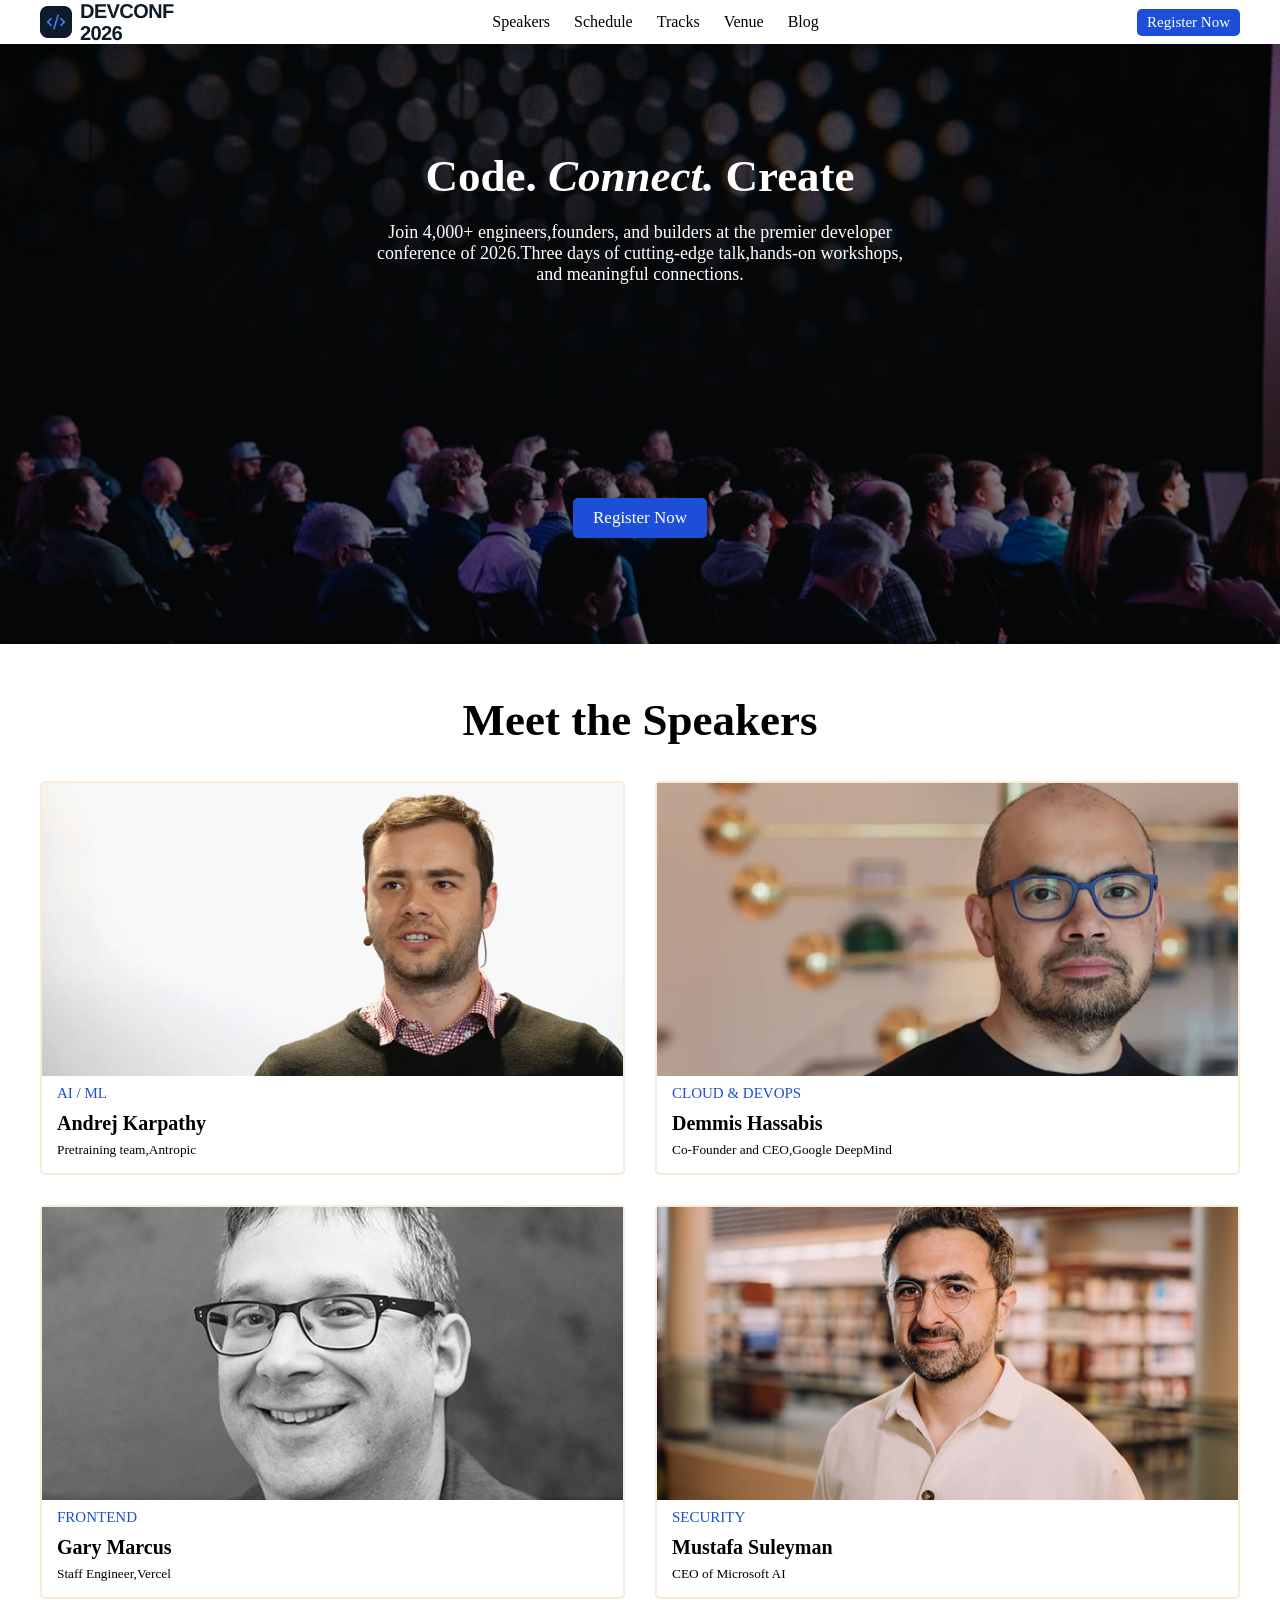
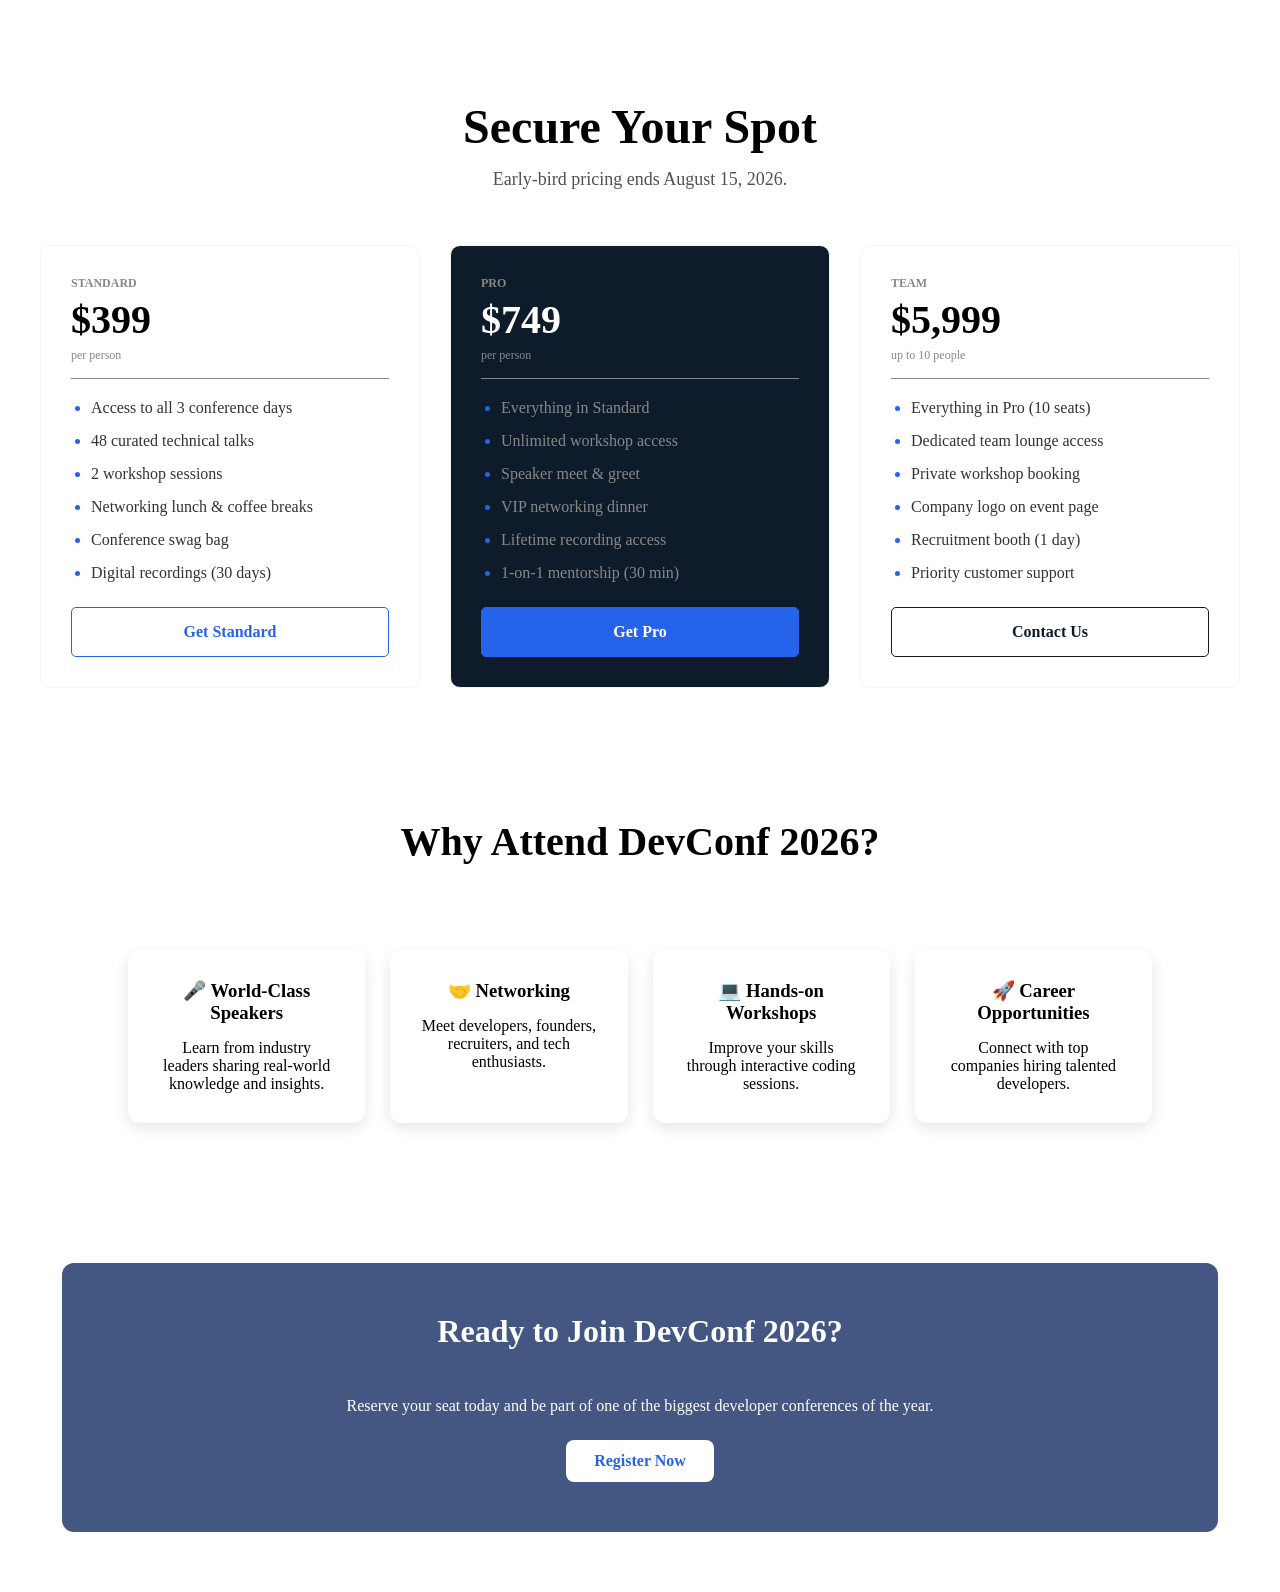
<file: index.html>
<!DOCTYPE html>
<html lang="en">
<head>
    <meta charset="UTF-8">
    <meta name="viewport" content="width=device-width, initial-scale=1.0">
    <title>DevConf2026</title>
    <link rel="stylesheet" href="./style.css">
</head>
<body>
 
     <header>
       <div class="container"> <img src="./assets/logo.png" alt=logomini>
            <nav>
                <a class="navlink"> Speakers </a>
                <a class="navlink"> Schedule </a>
                <a class="navlink"> Tracks </a>
                <a class="navlink"> Venue </a> 
                <a class="navlink">Blog</a>
            </nav>
            <a class="regbutton"> Register Now</a>
        </div>
    </header>
    
    <section class="hero">
        <img src="./assets/banner.jpg" alt="banner">
        <div class="hero-overlay">
             <div class="hero-content">
                <div>
                    <h1>Code. <i>Connect.</i> Create</h1>
                <p>
                    Join 4,000+ engineers,founders, and builders at the premier developer <br>conference of 2026.Three days of cutting-edge talk,hands-on workshops,<br>and meaningful connections.
                </p>
                </div>
                <a class="regbutton">Register Now</a>
             </div>
        </div>

    </section>
    <section id="speakers">
        <div class="container">
            <h2>Meet the Speakers</h2> 
         <div class="speaker-grid">
            <div class="speaker-card"> 
                <img src="./assets/andrej.png" alt="">
                <p>AI / ML</p>
                <h4>Andrej Karpathy</h4>
                <span>Pretraining team,Antropic</span>
            </div>
            <div class="speaker-card">
                <img src="./assets/demis.png" alt="">
                <p>CLOUD & DEVOPS</p>
                <h4>Demmis Hassabis</h4>
                <span>Co-Founder and CEO,Google DeepMind</span>
            </div>
            <div class="speaker-card">
                <img src="./assets/gary.png" alt="">
                <p>FRONTEND</p>
                <h4>Gary Marcus</h4>
                <span>Staff Engineer,Vercel</span>
            </div>
            <div class="speaker-card">
                <img src="./assets/mustafa.png" alt="">
                <p>SECURITY</p>
                <h4>Mustafa Suleyman</h4>
                <span>CEO of Microsoft AI</span>
            </div>
         </div>
        </div>
     </section>
     <section>
        <div class="container">
            <div id="pricing-header">
                <h1>Secure Your Spot</h1>
                <p>Early-bird pricing ends August 15, 2026.</p>
            </div>
            <div class="pricing-grid">
                <div class="pricing-card">
                  <p class="plan-name">STANDARD</p>
                  <h1 class="price">$399</h1>
                  <p class="persons">per person</p>
                  <hr>
                  <ul>
                    <li>Access to all 3 conference days</li>
                    <li>48 curated technical talks</li>
                    <li>2 workshop sessions</li>
                    <li>Networking lunch & coffee breaks</li>
                    <li>Conference swag bag</li>
                    <li>Digital recordings (30 days)</li>
                  </ul>
                  <a class="pricing-cta" href="#">Get Standard</a> 
                </div>
                <div id="pro" class="pricing-card">
                  <p class="plan-name">PRO</p>
                  <h1 class="price">$749</h1>
                  <p class="persons">per person</p>
                  <hr>
                  <ul>
                    <li id="pro-color">Everything in Standard</li>
                    <li id="pro-color">Unlimited workshop access</li>
                    <li id="pro-color">Speaker meet & greet</li>
                    <li id="pro-color">VIP networking dinner</li>
                    <li id="pro-color">Lifetime recording access</li>
                    <li id="pro-color">1-on-1 mentorship (30 min)</li>
                  </ul>
                  <a class="pricing-cta" href="#" id="get-pro">Get Pro</a> 
                </div>
                <div class="pricing-card" >
                  <p class="plan-name">TEAM</p>
                  <h1 class="price">$5,999</h1>
                  <p class="persons">up to 10 people</p>
                  <hr>
                  <ul>
                    <li>Everything in Pro (10 seats)</li>
                    <li>Dedicated team lounge access</li>
                    <li>Private workshop booking</li>
                    <li>Company logo on event page</li>
                    <li>Recruitment booth (1 day)</li>
                    <li>Priority customer support</li>
                  </ul>
                  <a class="pricing-cta" id="contact">Contact Us</a> 
                </div>
            </div>
          
        </div>
     </section>
     <section class="why-attend">
    <h2>Why Attend DevConf 2026?</h2>

    <div class="features">

        <div class="feature-card">
            <h3>🎤 World-Class Speakers</h3>
            <p>Learn from industry leaders sharing real-world knowledge and insights.</p>
        </div>

        <div class="feature-card">
            <h3>🤝 Networking</h3>
            <p>Meet developers, founders, recruiters, and tech enthusiasts.</p>
        </div>

        <div class="feature-card">
            <h3>💻 Hands-on Workshops</h3>
            <p>Improve your skills through interactive coding sessions.</p>
        </div>

        <div class="feature-card">
            <h3>🚀 Career Opportunities</h3>
            <p>Connect with top companies hiring talented developers.</p>
        </div>

    </div>
</section>
<section class="cta">

    <h2>Ready to Join DevConf 2026?</h2>

    <p>
        Reserve your seat today and be part of one of the biggest developer
        conferences of the year.
    </p>

    <a href="#" class="cta-btn">Register Now</a>
    
</section>
</body>
</html>
</file>
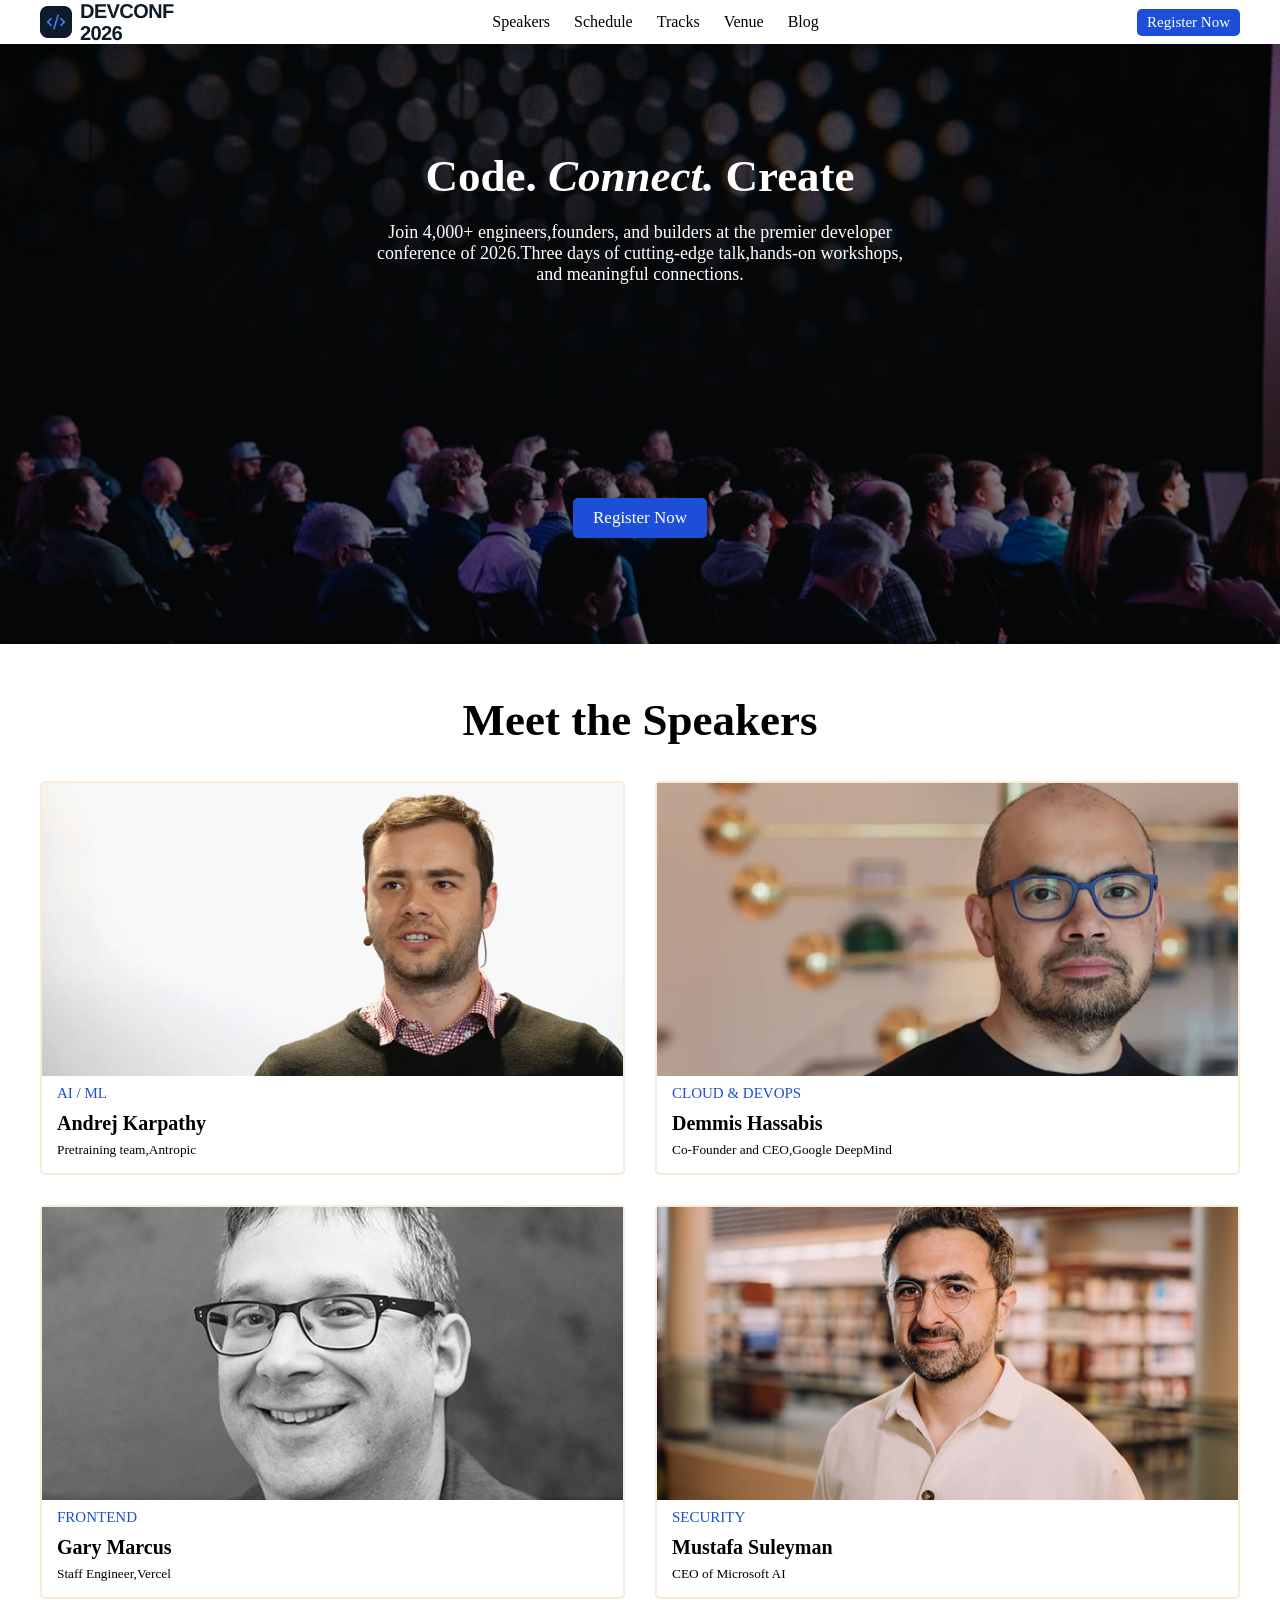
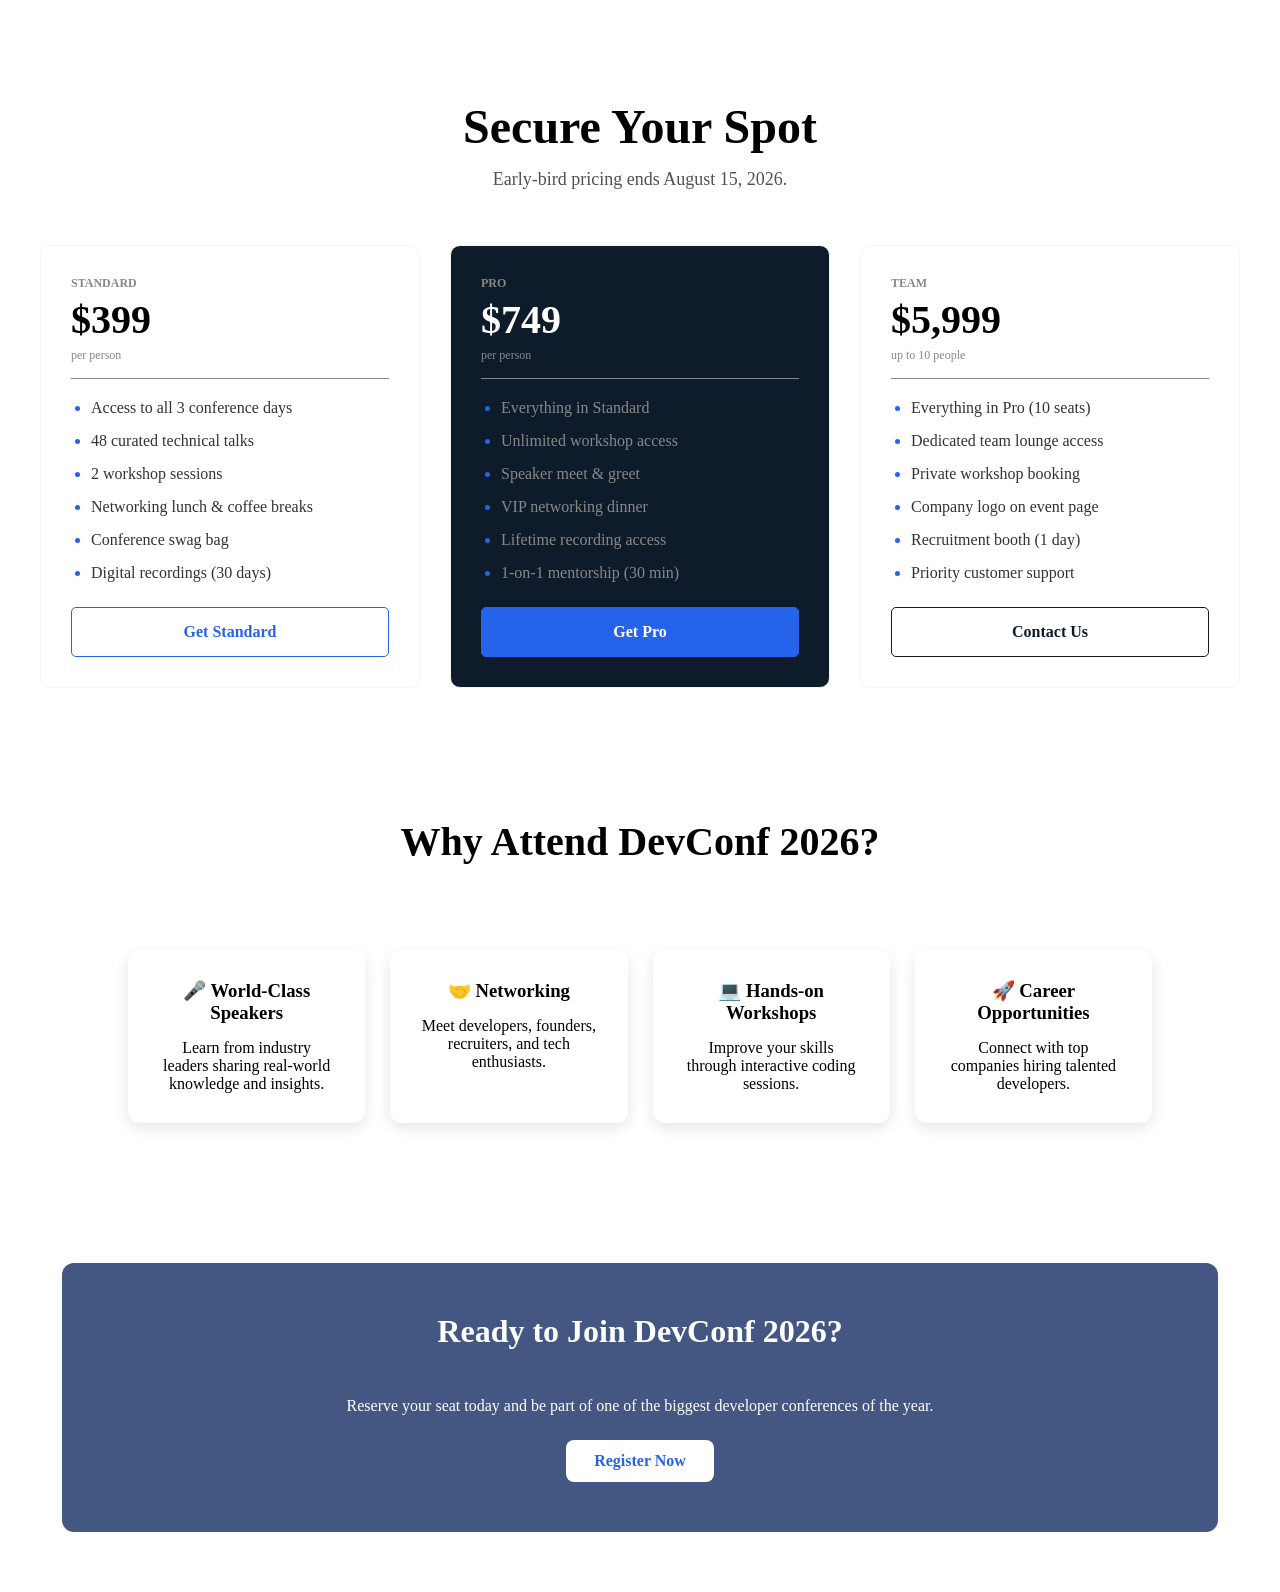
<file: devconf.html>
<!DOCTYPE html>
<html lang="en">
<head>
    <meta charset="UTF-8">
    <meta name="viewport" content="width=device-width, initial-scale=1.0">
    <title>DevConf2026</title>
    <link rel="stylesheet" href="./devconf.css">
</head>
<body>
 
     <header>
       <div class="container"> <img src="./assets/logo.png" alt=logomini>
            <nav>
                <a class="navlink"> Speakers </a>
                <a class="navlink"> Schedule </a>
                <a class="navlink"> Tracks </a>
                <a class="navlink"> Venue </a> 
                <a class="navlink">Blog</a>
            </nav>
            <a class="regbutton"> Register Now</a>
        </div>
    </header>
    
    <section class="hero">
        <img src="./assets/banner.jpg" alt="banner">
        <div class="hero-overlay">
             <div class="hero-content">
                <div>
                    <h1>Code. <i>Connect.</i> Create</h1>
                <p>
                    Join 4,000+ engineers,founders, and builders at the premier developer <br>conference of 2026.Three days of cutting-edge talk,hands-on workshops,<br>and meaningful connections.
                </p>
                </div>
                <a class="regbutton">Register Now</a>
             </div>
        </div>

    </section>
    <section id="speakers">
        <div class="container">
            <h2>Meet the Speakers</h2> 
         <div class="speaker-grid">
            <div class="speaker-card"> 
                <img src="./assets/andrej.png" alt="">
                <p>AI / ML</p>
                <h4>Andrej Karpathy</h4>
                <span>Pretraining team,Antropic</span>
            </div>
            <div class="speaker-card">
                <img src="./assets/demis.png" alt="">
                <p>CLOUD & DEVOPS</p>
                <h4>Demmis Hassabis</h4>
                <span>Co-Founder and CEO,Google DeepMind</span>
            </div>
            <div class="speaker-card">
                <img src="./assets/gary.png" alt="">
                <p>FRONTEND</p>
                <h4>Gary Marcus</h4>
                <span>Staff Engineer,Vercel</span>
            </div>
            <div class="speaker-card">
                <img src="./assets/mustafa.png" alt="">
                <p>SECURITY</p>
                <h4>Mustafa Suleyman</h4>
                <span>CEO of Microsoft AI</span>
            </div>
         </div>
        </div>
     </section>
     <section>
        <div class="container">
            <div id="pricing-header">
                <h1>Secure Your Spot</h1>
                <p>Early-bird pricing ends August 15, 2026.</p>
            </div>
            <div class="pricing-grid">
                <div class="pricing-card">
                  <p class="plan-name">STANDARD</p>
                  <h1 class="price">$399</h1>
                  <p class="persons">per person</p>
                  <hr>
                  <ul>
                    <li>Access to all 3 conference days</li>
                    <li>48 curated technical talks</li>
                    <li>2 workshop sessions</li>
                    <li>Networking lunch & coffee breaks</li>
                    <li>Conference swag bag</li>
                    <li>Digital recordings (30 days)</li>
                  </ul>
                  <a class="pricing-cta" href="#">Get Standard</a> 
                </div>
                <div id="pro" class="pricing-card">
                  <p class="plan-name">PRO</p>
                  <h1 class="price">$749</h1>
                  <p class="persons">per person</p>
                  <hr>
                  <ul>
                    <li id="pro-color">Everything in Standard</li>
                    <li id="pro-color">Unlimited workshop access</li>
                    <li id="pro-color">Speaker meet & greet</li>
                    <li id="pro-color">VIP networking dinner</li>
                    <li id="pro-color">Lifetime recording access</li>
                    <li id="pro-color">1-on-1 mentorship (30 min)</li>
                  </ul>
                  <a class="pricing-cta" href="#" id="get-pro">Get Pro</a> 
                </div>
                <div class="pricing-card" >
                  <p class="plan-name">TEAM</p>
                  <h1 class="price">$5,999</h1>
                  <p class="persons">up to 10 people</p>
                  <hr>
                  <ul>
                    <li>Everything in Pro (10 seats)</li>
                    <li>Dedicated team lounge access</li>
                    <li>Private workshop booking</li>
                    <li>Company logo on event page</li>
                    <li>Recruitment booth (1 day)</li>
                    <li>Priority customer support</li>
                  </ul>
                  <a class="pricing-cta" id="contact">Contact Us</a> 
                </div>
            </div>
          
        </div>
     </section>
     <section class="why-attend">
    <h2>Why Attend DevConf 2026?</h2>

    <div class="features">

        <div class="feature-card">
            <h3>🎤 World-Class Speakers</h3>
            <p>Learn from industry leaders sharing real-world knowledge and insights.</p>
        </div>

        <div class="feature-card">
            <h3>🤝 Networking</h3>
            <p>Meet developers, founders, recruiters, and tech enthusiasts.</p>
        </div>

        <div class="feature-card">
            <h3>💻 Hands-on Workshops</h3>
            <p>Improve your skills through interactive coding sessions.</p>
        </div>

        <div class="feature-card">
            <h3>🚀 Career Opportunities</h3>
            <p>Connect with top companies hiring talented developers.</p>
        </div>

    </div>
</section>
<section class="cta">

    <h2>Ready to Join DevConf 2026?</h2>

    <p>
        Reserve your seat today and be part of one of the biggest developer
        conferences of the year.
    </p>

    <a href="#" class="cta-btn">Register Now</a>
    
</section>
</body>
</html>
</file>
<file: style.css>
*{
    margin: 0;
    padding: 0;
}
.container{
 width: 1200px;
 margin: auto;

}
section{
    padding: 50px 0;
}
header .container{
    display: flex;
    justify-content: space-between;
    align-items: center;
 }
.navlink{
    margin: 0 10px;
    cursor: pointer;
    font-weight: 300;

 }   
.regbutton{
    background-color: #1D4ED8;
    color: white;
    cursor: pointer;
    border-radius: 5px;
    padding: 5px 10px;
    font-weight: 500;
    font-size: 15px;
 }

 /*head section ends here*/

.hero img{
    width: 100%;
 }
.hero-overlay{
    position: absolute;
    width: 100%;
    height: 100%;
    background: rgba(0, 0, 0, 0.5);
    left: 0;
    top: 0;

}
.hero{
    position: relative;
    height: 600px;
    overflow: hidden;
    padding: 0;
 }
  /*image section er kaj ekhane shesh*/

.hero-content{
    text-align: center;
    color: white;
    font-size: 30px;
    display: flex;
    flex-direction: column;
    height: 100%;
    justify-content: space-around;
}
.hero-content p{
    font-size: 18px;
    margin-top: 20px;
}
.hero-content .regbutton{
    align-self: center;
    padding: 10px 20px;
    font-size: 17px;
}

#speakers h4{
    font-size: 20px;
    padding: 5px 15px;
}
.speaker-card p{
    color: #1D4ED8;
    padding: 5px 15px;
    font-size: 15px;
}
.speaker-card img{
    width: 100%;
}
.speaker-card span{
    font-size: smaller;
    padding: 5px 15px;
}
.speaker-grid{
    display: grid;
    grid-template-columns: 1fr 1fr;
    gap: 30px;
}
.speaker-card{
    border-radius: 5px;
    border: 2px solid antiquewhite;
        padding-bottom: 15px;
}
 h2{
    text-align: center;
    font-size: 45px;
    padding-bottom: 35px;
}
#pricing-header h1{
    text-align: center;
    font-size: 48px;
}
#pricing-header p{
    text-align: center;
    font-size: 18px;
    font-weight: 100;
    padding-top: 15px;
    color: rgb(82, 81, 81);
}
.pricing-grid{
    display: grid;
    grid-template-columns: 1fr 1fr 1fr;
    margin-top: 55px;
    gap: 30px;
}
.pricing-card{
    border:1px solid whitesmoke;
    padding: 30px;   
    border-radius: 10px;
}
.pricing-card hr{
  margin: 15px 0;
  height: 0;
  border: none;
  border-top: 1px solid #888888;
}
.pricing-card ul{
  padding-left: 20px;
}
.pricing-card ul li{
  padding: 5px 0;
}
.pricing-card ul li::marker{
  color: #2563EB;
}
.pricing-card ul li{
  color: #333333;
  font-size: 16px;
  font-weight: 300px;
  margin-bottom: 5px;
}
.plan-name{
    font-size: 12px;
    font-weight: 600;
    color: #888888;
}
.price{
  font-size: 40px;
  padding: 5px 0;
}
.persons{
    font-size: 12px;
    font-weight: 300;
    color: #888888;
}
.pricing-cta{
    text-decoration: none;
    color: #2563EB;
    border: 1px solid #2563EB;
    border-radius: 5px;
    padding: 15px 0;
    font-size: 16px;
    font-weight: 500;
    display: block;
    margin-top: 20px;
    text-align: center;
    font-weight: 900;
}
#pro{
    background-color: #0D1B2A;
    color: white;
}
#pro-color{
    color:#888888 ;
}
#get-pro{
    background-color: #2563EB;
    color: white;
}
#contact{
    color:#0D1B2A;
    border: 1px solid #0D1B2A;
}
.why-attend{
    padding:80px 10%;
    text-align:center;
}
.why-attend h2{
    font-size:40px;
    margin-bottom:50px;
}
.features{
    display:grid;
    grid-template-columns:repeat(auto-fit,minmax(220px,1fr));
    gap:25px;
}
.feature-card{
    background:#fff;
    padding:30px;
    border-radius:12px;
    box-shadow:0 5px 15px rgba(0,0,0,.1);
}
.feature-card h3{
    margin-bottom:15px;
}
.feature-card:hover{
    transform:translateY(-8px);
    transition:.3s;
}
.cta{
    background:#445782;
    color:white;
    text-align:center;
    padding:50px 10%;
    border-radius:12px;
    margin:60px auto;
    max-width:900px;
}
.cta h2{
    font-size:32px;
    margin-bottom:12px;
}
.cta p{
    font-size:16px;
    margin-bottom:25px;
}
.cta-btn{
    display:inline-block;
    background:white;
    color:#2563eb;
    text-decoration:none;
    padding:12px 28px;
    border-radius:8px;
    font-weight:600;
    transition:0.3s;
}
.cta-btn:hover{
    background:#f1f5f9;
}
</file>
<file: devconf.css>
*{
    margin: 0;
    padding: 0;
}
.container{
 width: 1200px;
 margin: auto;

}
section{
    padding: 50px 0;
}
header .container{
    display: flex;
    justify-content: space-between;
    align-items: center;
 }
.navlink{
    margin: 0 10px;
    cursor: pointer;
    font-weight: 300;

 }   
.regbutton{
    background-color: #1D4ED8;
    color: white;
    cursor: pointer;
    border-radius: 5px;
    padding: 5px 10px;
    font-weight: 500;
    font-size: 15px;
 }

 /*head section ends here*/

.hero img{
    width: 100%;
 }
.hero-overlay{
    position: absolute;
    width: 100%;
    height: 100%;
    background: rgba(0, 0, 0, 0.5);
    left: 0;
    top: 0;

}
.hero{
    position: relative;
    height: 600px;
    overflow: hidden;
    padding: 0;
 }
  /*image section er kaj ekhane shesh*/

.hero-content{
    text-align: center;
    color: white;
    font-size: 30px;
    display: flex;
    flex-direction: column;
    height: 100%;
    justify-content: space-around;
}
.hero-content p{
    font-size: 18px;
    margin-top: 20px;
}
.hero-content .regbutton{
    align-self: center;
    padding: 10px 20px;
    font-size: 17px;
}

#speakers h4{
    font-size: 20px;
    padding: 5px 15px;
}
.speaker-card p{
    color: #1D4ED8;
    padding: 5px 15px;
    font-size: 15px;
}
.speaker-card img{
    width: 100%;
}
.speaker-card span{
    font-size: smaller;
    padding: 5px 15px;
}
.speaker-grid{
    display: grid;
    grid-template-columns: 1fr 1fr;
    gap: 30px;
}
.speaker-card{
    border-radius: 5px;
    border: 2px solid antiquewhite;
        padding-bottom: 15px;
}
 h2{
    text-align: center;
    font-size: 45px;
    padding-bottom: 35px;
}
#pricing-header h1{
    text-align: center;
    font-size: 48px;
}
#pricing-header p{
    text-align: center;
    font-size: 18px;
    font-weight: 100;
    padding-top: 15px;
    color: rgb(82, 81, 81);
}
.pricing-grid{
    display: grid;
    grid-template-columns: 1fr 1fr 1fr;
    margin-top: 55px;
    gap: 30px;
}
.pricing-card{
    border:1px solid whitesmoke;
    padding: 30px;   
    border-radius: 10px;
}
.pricing-card hr{
  margin: 15px 0;
  height: 0;
  border: none;
  border-top: 1px solid #888888;
}
.pricing-card ul{
  padding-left: 20px;
}
.pricing-card ul li{
  padding: 5px 0;
}
.pricing-card ul li::marker{
  color: #2563EB;
}
.pricing-card ul li{
  color: #333333;
  font-size: 16px;
  font-weight: 300px;
  margin-bottom: 5px;
}
.plan-name{
    font-size: 12px;
    font-weight: 600;
    color: #888888;
}
.price{
  font-size: 40px;
  padding: 5px 0;
}
.persons{
    font-size: 12px;
    font-weight: 300;
    color: #888888;
}
.pricing-cta{
    text-decoration: none;
    color: #2563EB;
    border: 1px solid #2563EB;
    border-radius: 5px;
    padding: 15px 0;
    font-size: 16px;
    font-weight: 500;
    display: block;
    margin-top: 20px;
    text-align: center;
    font-weight: 900;
}
#pro{
    background-color: #0D1B2A;
    color: white;
}
#pro-color{
    color:#888888 ;
}
#get-pro{
    background-color: #2563EB;
    color: white;
}
#contact{
    color:#0D1B2A;
    border: 1px solid #0D1B2A;
}
.why-attend{
    padding:80px 10%;
    text-align:center;
}
.why-attend h2{
    font-size:40px;
    margin-bottom:50px;
}
.features{
    display:grid;
    grid-template-columns:repeat(auto-fit,minmax(220px,1fr));
    gap:25px;
}
.feature-card{
    background:#fff;
    padding:30px;
    border-radius:12px;
    box-shadow:0 5px 15px rgba(0,0,0,.1);
}
.feature-card h3{
    margin-bottom:15px;
}
.feature-card:hover{
    transform:translateY(-8px);
    transition:.3s;
}
.cta{
    background:#445782;
    color:white;
    text-align:center;
    padding:50px 10%;
    border-radius:12px;
    margin:60px auto;
    max-width:900px;
}
.cta h2{
    font-size:32px;
    margin-bottom:12px;
}
.cta p{
    font-size:16px;
    margin-bottom:25px;
}
.cta-btn{
    display:inline-block;
    background:white;
    color:#2563eb;
    text-decoration:none;
    padding:12px 28px;
    border-radius:8px;
    font-weight:600;
    transition:0.3s;
}
.cta-btn:hover{
    background:#f1f5f9;
}
</file>
